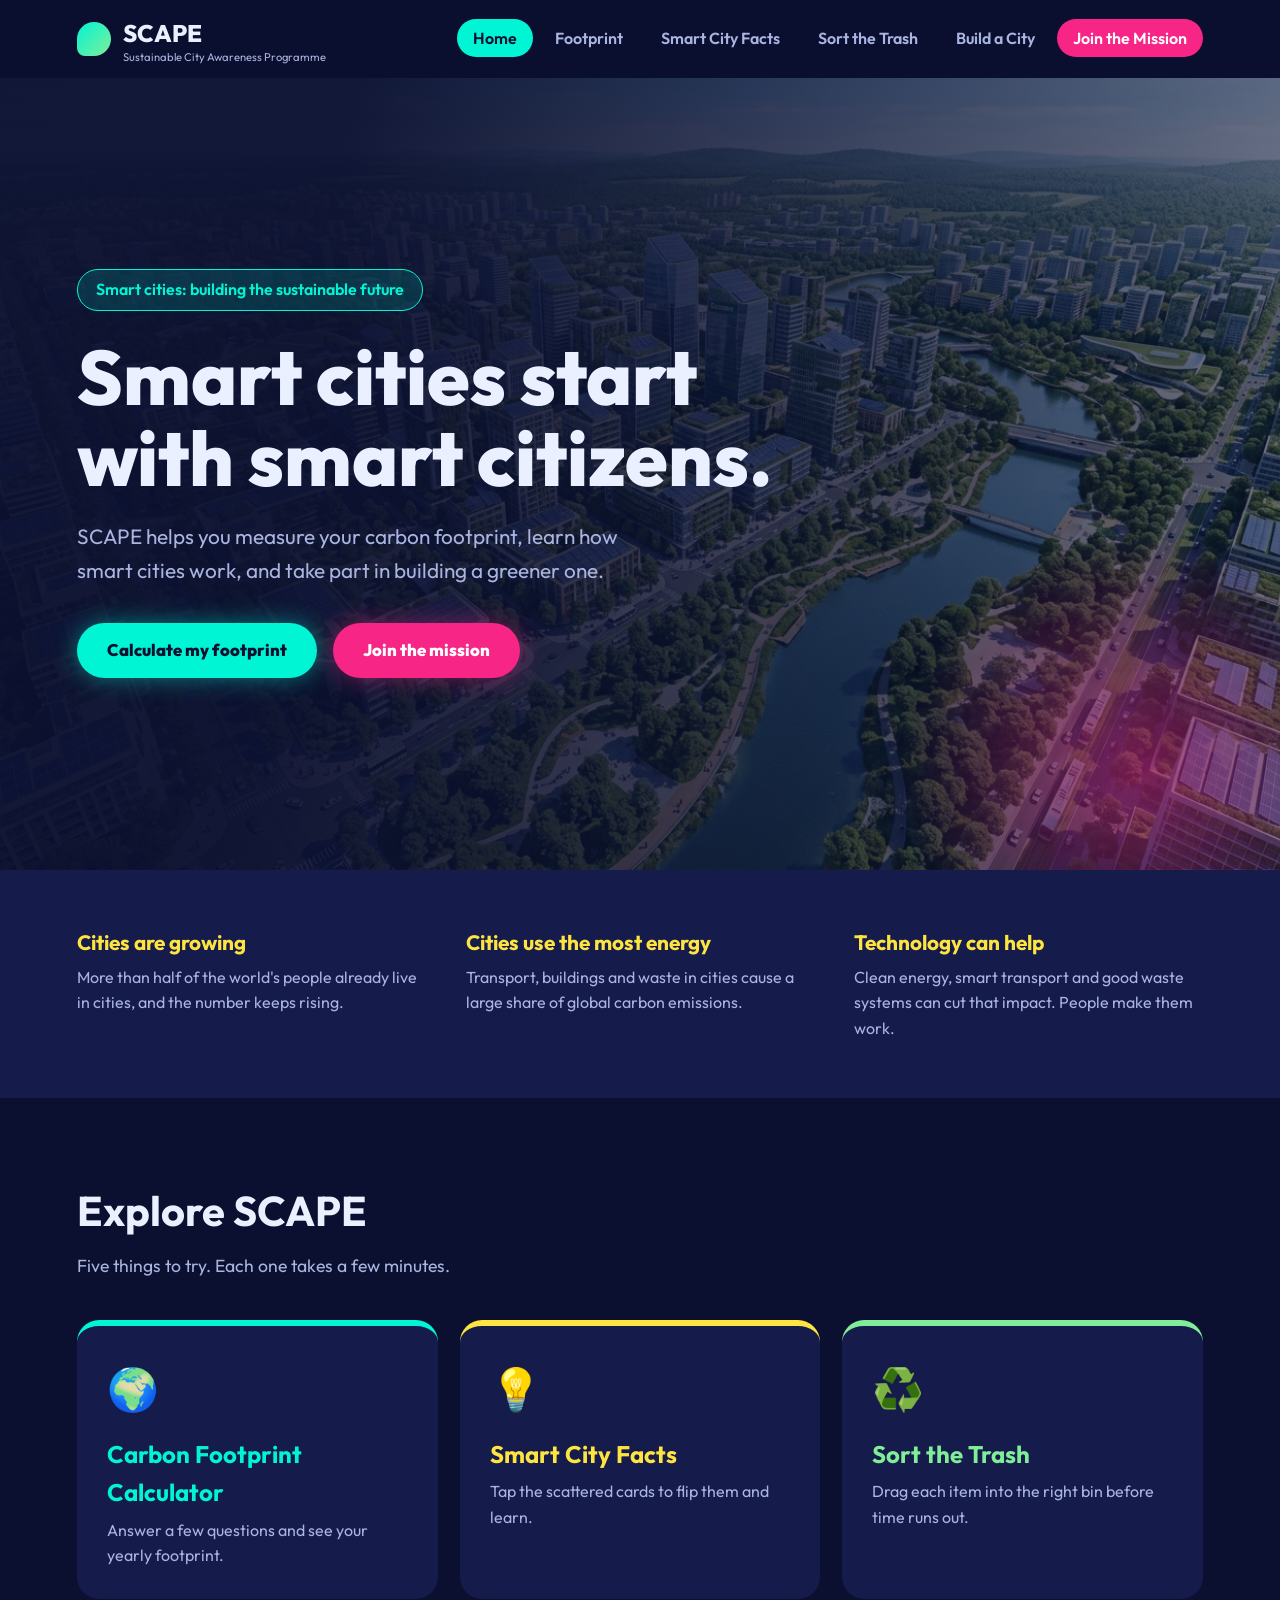
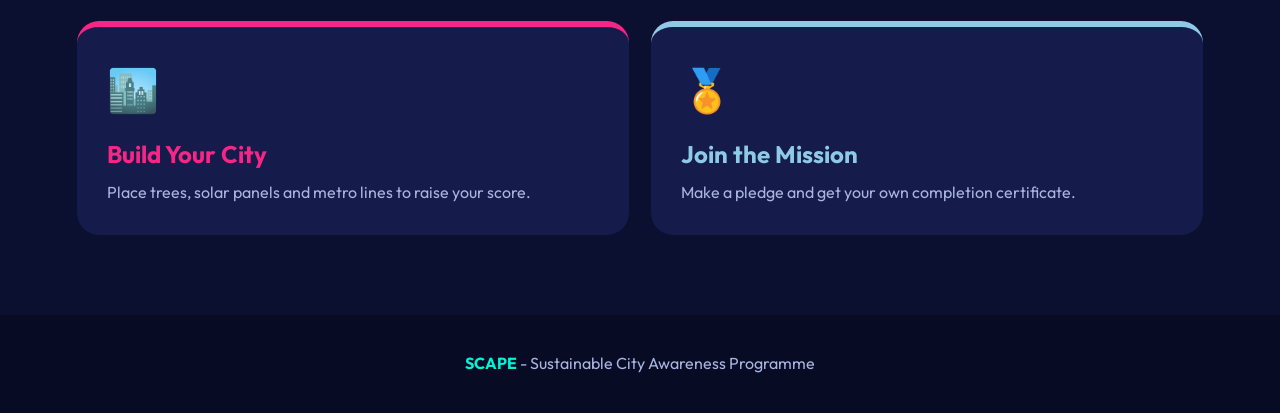
<file: index.html>
<!DOCTYPE html>
<html lang="en">
<head>
  <meta charset="UTF-8">
  <meta name="viewport" content="width=device-width, initial-scale=1">
  <title>SCAPE - Sustainable City Awareness Programme</title>
  <link rel="stylesheet" href="css/style.css">
</head>
<body>

  <nav class="nav">
    <a href="index.html" class="brand">
      <span class="brand-mark"></span>
      <span>SCAPE<small>Sustainable City Awareness Programme</small></span>
    </a>
    <ul>
      <li><a href="index.html">Home</a></li>
      <li><a href="calculator.html">Footprint</a></li>
      <li><a href="facts.html">Smart City Facts</a></li>
      <li><a href="trash.html">Sort the Trash</a></li>
      <li><a href="city.html">Build a City</a></li>
      <li><a href="join.html" class="cta">Join the Mission</a></li>
    </ul>
  </nav>

  <header class="hero">
    <div class="hero-inner">
      <span class="hero-tag">Smart cities: building the sustainable future</span>
      <h1>Smart cities start with smart citizens.</h1>
      <p>SCAPE helps you measure your carbon footprint, learn how smart cities work, and take part in building a greener one.</p>
      <div class="hero-actions">
        <a href="calculator.html" class="btn btn-teal">Calculate my footprint</a>
        <a href="join.html" class="btn btn-pink">Join the mission</a>
      </div>
    </div>
  </header>

  <section class="why">
    <div>
      <h3>Cities are growing</h3>
      <p>More than half of the world's people already live in cities, and the number keeps rising.</p>
    </div>
    <div>
      <h3>Cities use the most energy</h3>
      <p>Transport, buildings and waste in cities cause a large share of global carbon emissions.</p>
    </div>
    <div>
      <h3>Technology can help</h3>
      <p>Clean energy, smart transport and good waste systems can cut that impact. People make them work.</p>
    </div>
  </section>

  <section class="explore">
    <h2>Explore SCAPE</h2>
    <p>Five things to try. Each one takes a few minutes.</p>
    <div class="tiles">
      <a href="calculator.html" class="tile t1">
        <div class="icon">🌍</div>
        <h3>Carbon Footprint Calculator</h3>
        <p>Answer a few questions and see your yearly footprint.</p>
      </a>
      <a href="facts.html" class="tile t2">
        <div class="icon">💡</div>
        <h3>Smart City Facts</h3>
        <p>Tap the scattered cards to flip them and learn.</p>
      </a>
      <a href="trash.html" class="tile t3">
        <div class="icon">♻️</div>
        <h3>Sort the Trash</h3>
        <p>Drag each item into the right bin before time runs out.</p>
      </a>
      <a href="city.html" class="tile t4">
        <div class="icon">🏙️</div>
        <h3>Build Your City</h3>
        <p>Place trees, solar panels and metro lines to raise your score.</p>
      </a>
      <a href="join.html" class="tile t5">
        <div class="icon">🏅</div>
        <h3>Join the Mission</h3>
        <p>Make a pledge and get your own completion certificate.</p>
      </a>
    </div>
  </section>

  <footer class="footer">
    <p><strong>SCAPE</strong> - Sustainable City Awareness Programme</p>
  </footer>

  <script src="js/main.js"></script>
</body>
</html>
</file>
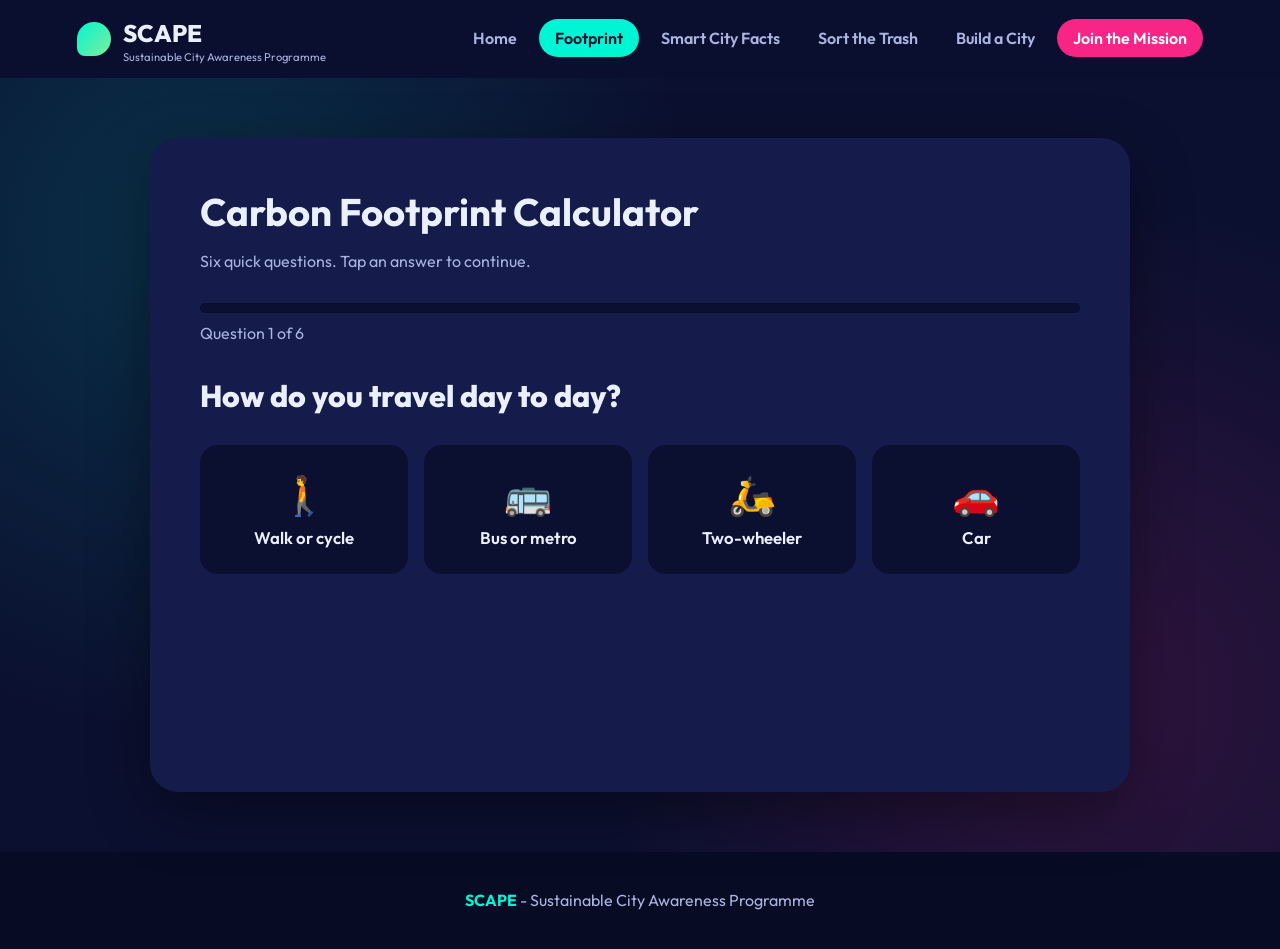
<file: calculator.html>
<!DOCTYPE html>
<html lang="en">
<head>
  <meta charset="UTF-8">
  <meta name="viewport" content="width=device-width, initial-scale=1">
  <title>Carbon Footprint Calculator - SCAPE</title>
  <link rel="stylesheet" href="css/style.css">
  <link rel="stylesheet" href="css/calculator.css">
</head>
<body>

  <nav class="nav">
    <a href="index.html" class="brand">
      <span class="brand-mark"></span>
      <span>SCAPE<small>Sustainable City Awareness Programme</small></span>
    </a>
    <ul>
      <li><a href="index.html">Home</a></li>
      <li><a href="calculator.html">Footprint</a></li>
      <li><a href="facts.html">Smart City Facts</a></li>
      <li><a href="trash.html">Sort the Trash</a></li>
      <li><a href="city.html">Build a City</a></li>
      <li><a href="join.html" class="cta">Join the Mission</a></li>
    </ul>
  </nav>

  <main class="calc-page">
    <div class="calc-card">
      <h1>Carbon Footprint Calculator</h1>
      <p class="sub">Six quick questions. Tap an answer to continue.</p>

      <div class="progress"><span id="bar"></span></div>

      <!-- Questions -->
      <div id="quiz">
        <p class="step-label" id="stepLabel"></p>
        <h2 class="question" id="question"></h2>
        <div class="options" id="options"></div>
        <button class="back-btn" id="backBtn" hidden>Back</button>
      </div>

      <!-- Result -->
      <div class="result" id="result">
        <div class="result-top">
          <div class="gauge">
            <svg viewBox="0 0 240 130">
              <path class="track" d="M 20 120 A 100 100 0 0 1 220 120"/>
              <path class="fill" id="fill" d="M 20 120 A 100 100 0 0 1 220 120"/>
            </svg>
            <div class="gauge-num"><strong id="total">0</strong><span>tonnes of CO₂ per year</span></div>
          </div>
          <div class="verdict">
            <h2 id="label"></h2>
            <p id="msg"></p>
          </div>
        </div>

        <div class="breakdown">
          <h3>Where it comes from</h3>
          <div id="rows"></div>
        </div>

        <div class="tips" id="tipBox"></div>

        <div class="result-actions">
          <a href="facts.html" class="btn btn-teal">Learn more facts</a>
          <a href="join.html" class="btn btn-pink">Join the mission</a>
          <button class="btn btn-ghost" id="retake">Recalculate</button>
        </div>
        <p class="note">This is an estimate based on average values, meant to raise awareness, not an exact measurement.</p>
      </div>
    </div>
  </main>

  <footer class="footer">
    <p><strong>SCAPE</strong> - Sustainable City Awareness Programme</p>
  </footer>

  <script src="js/main.js"></script>
  <script src="js/calculator.js"></script>
</body>
</html>
</file>
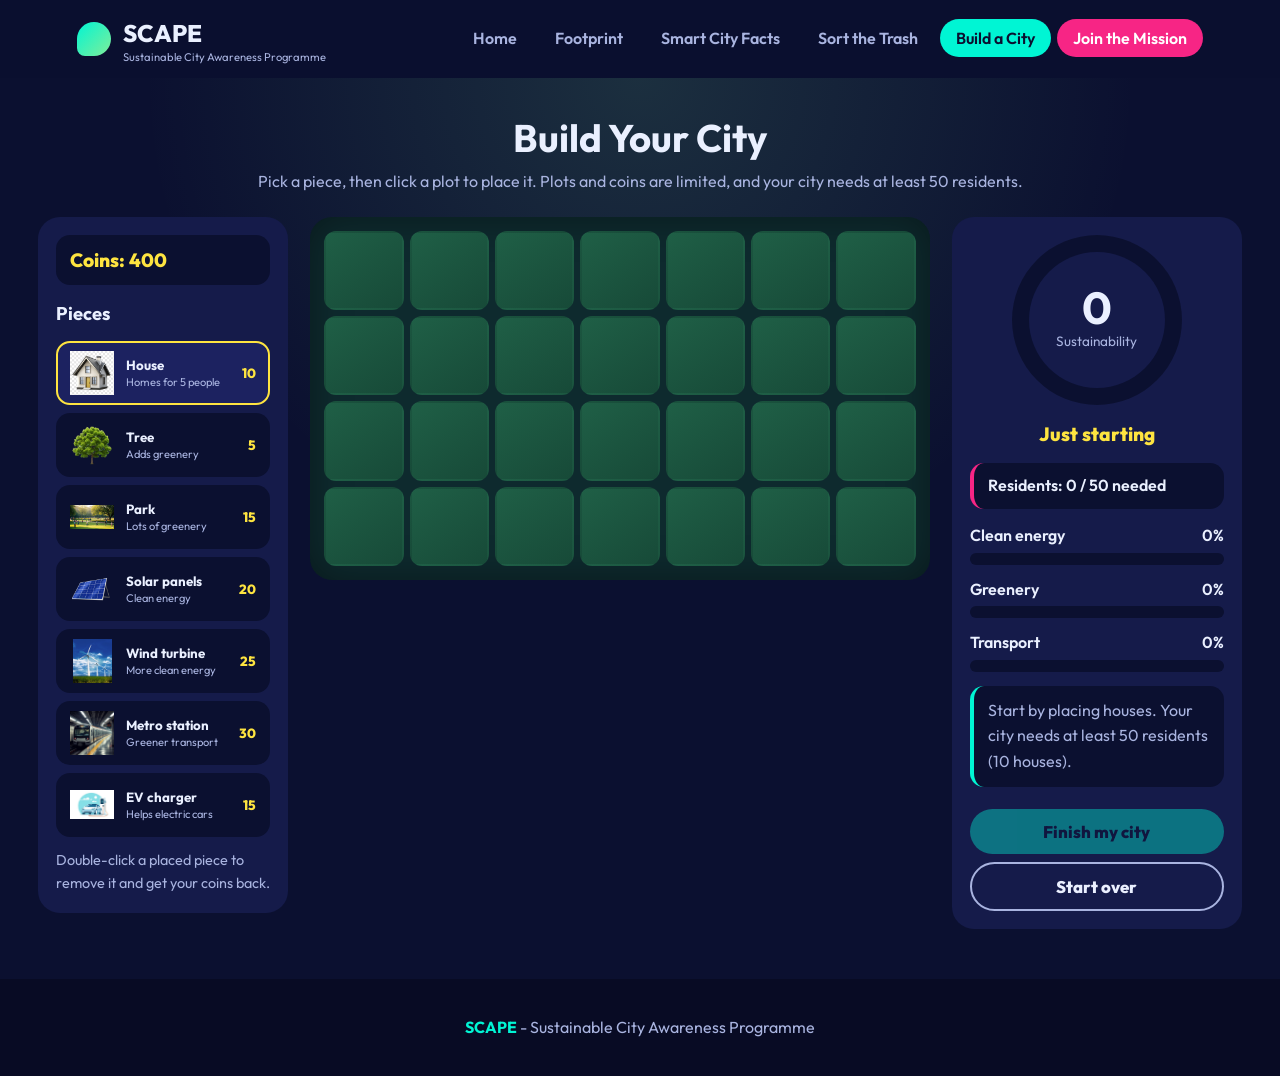
<file: city.html>
<!DOCTYPE html>
<html lang="en">
<head>
  <meta charset="UTF-8">
  <meta name="viewport" content="width=device-width, initial-scale=1">
  <title>Build Your City - SCAPE</title>
  <link rel="stylesheet" href="css/style.css">
  <link rel="stylesheet" href="css/city.css">
</head>
<body>

  <nav class="nav">
    <a href="index.html" class="brand">
      <span class="brand-mark"></span>
      <span>SCAPE<small>Sustainable City Awareness Programme</small></span>
    </a>
    <ul>
      <li><a href="index.html">Home</a></li>
      <li><a href="calculator.html">Footprint</a></li>
      <li><a href="facts.html">Smart City Facts</a></li>
      <li><a href="trash.html">Sort the Trash</a></li>
      <li><a href="city.html">Build a City</a></li>
      <li><a href="join.html" class="cta">Join the Mission</a></li>
    </ul>
  </nav>

  <main class="builder">
    <div class="builder-head">
      <h1>Build Your City</h1>
      <p>Pick a piece, then click a plot to place it. Plots and coins are limited, and your city needs at least 50 residents.</p>
    </div>

    <div class="layout">
      <aside class="toolbox">
        <div class="coins" id="coins">Coins: 400</div>
        <h3>Pieces</h3>
        <div id="tools"></div>
        <p class="tip-note">Double-click a placed piece to remove it and get your coins back.</p>
      </aside>

      <section class="board" id="board"></section>

      <aside class="stats">
        <div class="ring" id="ring"><div><strong id="score">0</strong><span>Sustainability</span></div></div>
        <div class="rating" id="rating">Just starting</div>
        <div class="people" id="people">Residents: 0 / 50 needed</div>

        <div class="meter"><div class="top"><span>Clean energy</span><span id="energyVal">0%</span></div><div class="track"><i id="energyBar"></i></div></div>
        <div class="meter"><div class="top"><span>Greenery</span><span id="greenVal">0%</span></div><div class="track"><i id="greenBar"></i></div></div>
        <div class="meter"><div class="top"><span>Transport</span><span id="moveVal">0%</span></div><div class="track"><i id="moveBar"></i></div></div>

        <div class="hint" id="hint"></div>
        <button class="btn btn-teal" id="finishBtn">Finish my city</button>
        <button class="btn btn-ghost" id="resetBtn">Start over</button>
      </aside>
    </div>

    <!-- Result -->
    <div class="overlay hide" id="endScreen">
      <div class="panel">
        <h2 id="endTitle"></h2>
        <div class="big" id="endScore">0</div>
        <p>Sustainability score out of 100</p>
        <p id="endStats"></p>
        <div class="row">
          <button class="btn btn-ghost" id="keepBtn">Keep building</button>
          <a href="join.html" class="btn btn-pink">Join the mission</a>
        </div>
      </div>
    </div>
  </main>

  <footer class="footer">
    <p><strong>SCAPE</strong> - Sustainable City Awareness Programme</p>
  </footer>

  <script src="js/main.js"></script>
  <script src="js/city.js"></script>
</body>
</html>
</file>
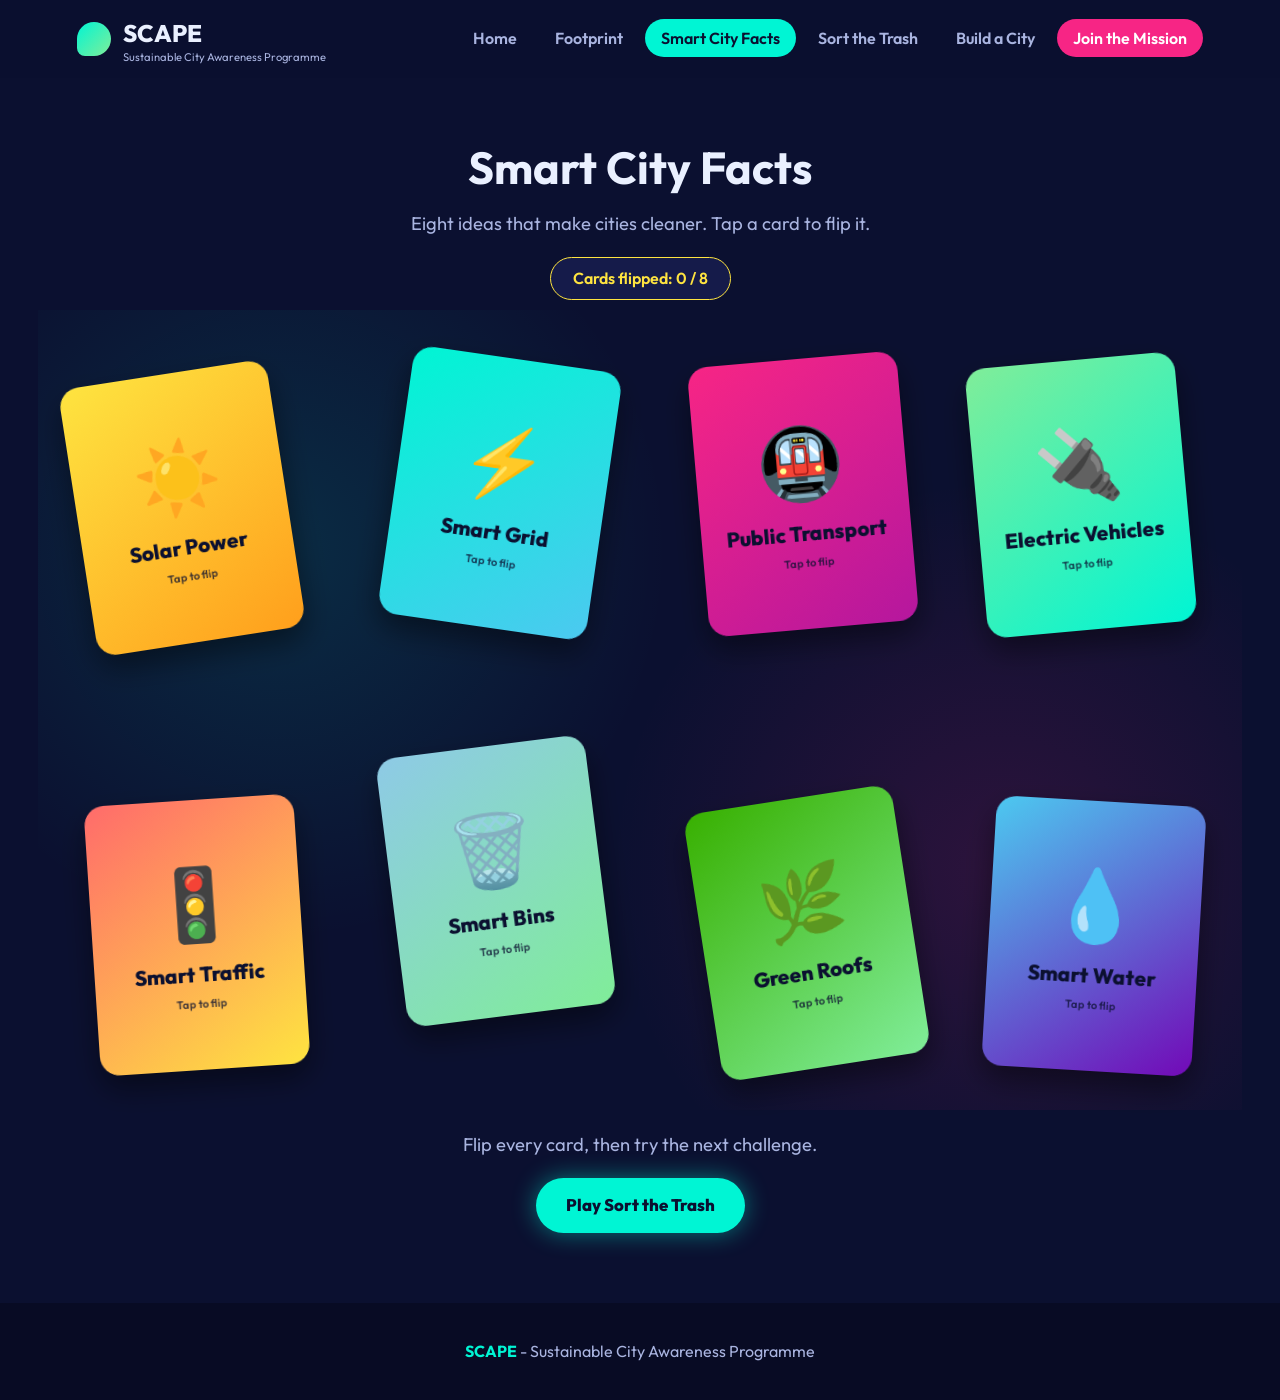
<file: facts.html>
<!DOCTYPE html>
<html lang="en">
<head>
  <meta charset="UTF-8">
  <meta name="viewport" content="width=device-width, initial-scale=1">
  <title>Smart City Facts - SCAPE</title>
  <link rel="stylesheet" href="css/style.css">
  <link rel="stylesheet" href="css/facts.css">
</head>
<body>

  <nav class="nav">
    <a href="index.html" class="brand">
      <span class="brand-mark"></span>
      <span>SCAPE<small>Sustainable City Awareness Programme</small></span>
    </a>
    <ul>
      <li><a href="index.html">Home</a></li>
      <li><a href="calculator.html">Footprint</a></li>
      <li><a href="facts.html">Smart City Facts</a></li>
      <li><a href="trash.html">Sort the Trash</a></li>
      <li><a href="city.html">Build a City</a></li>
      <li><a href="join.html" class="cta">Join the Mission</a></li>
    </ul>
  </nav>

  <header class="facts-head">
    <h1>Smart City Facts</h1>
    <p>Eight ideas that make cities cleaner. Tap a card to flip it.</p>
    <span class="counter" id="counter">Cards flipped: 0 / 8</span>
  </header>

  <main class="stage" id="stage"></main>

  <section class="facts-end" id="end">
    <p id="endText">Flip every card, then try the next challenge.</p>
    <a href="trash.html" class="btn btn-teal">Play Sort the Trash</a>
  </section>

  <footer class="footer">
    <p><strong>SCAPE</strong> - Sustainable City Awareness Programme</p>
  </footer>

  <script src="js/main.js"></script>
  <script src="js/facts.js"></script>
</body>
</html>
</file>
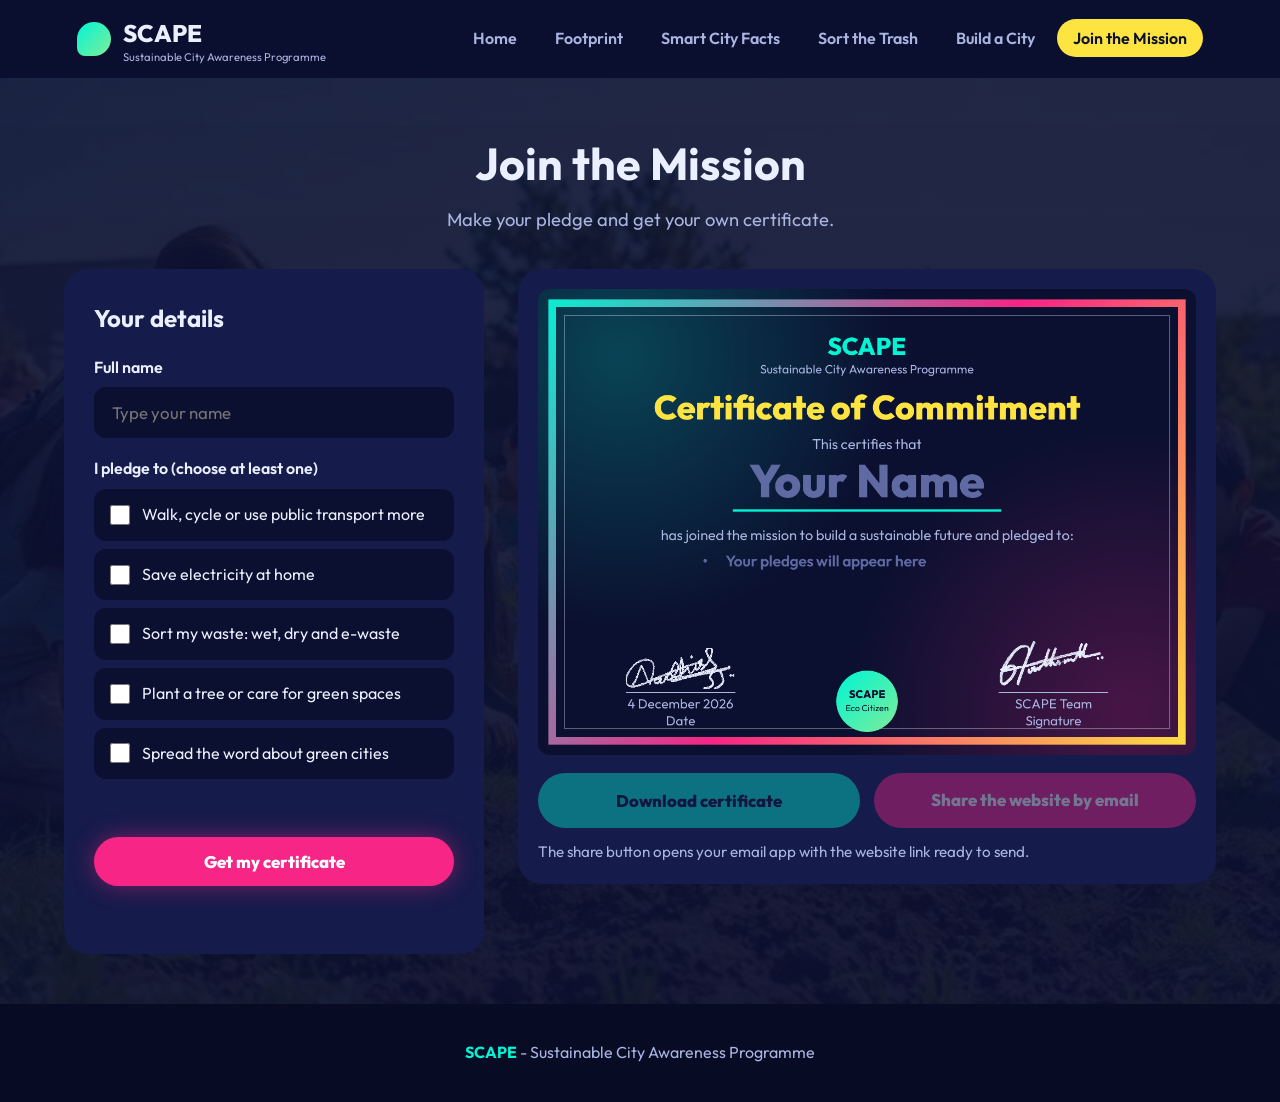
<file: join.html>
<!DOCTYPE html>
<html lang="en">
<head>
  <meta charset="UTF-8">
  <meta name="viewport" content="width=device-width, initial-scale=1">
  <title>Join the Mission - SCAPE</title>
  <link rel="stylesheet" href="css/style.css">
  <link rel="stylesheet" href="css/join.css">
</head>
<body>

  <nav class="nav">
    <a href="index.html" class="brand">
      <span class="brand-mark"></span>
      <span>SCAPE<small>Sustainable City Awareness Programme</small></span>
    </a>
    <ul>
      <li><a href="index.html">Home</a></li>
      <li><a href="calculator.html">Footprint</a></li>
      <li><a href="facts.html">Smart City Facts</a></li>
      <li><a href="trash.html">Sort the Trash</a></li>
      <li><a href="city.html">Build a City</a></li>
      <li><a href="join.html" class="cta">Join the Mission</a></li>
    </ul>
  </nav>

  <main class="join">
    <div class="join-head">
      <h1>Join the Mission</h1>
      <p>Make your pledge and get your own certificate.</p>
    </div>

    <div class="join-grid">
      <form class="form-card" id="pledgeForm" novalidate>
        <h2>Your details</h2>
        <div class="field">
          <label for="fullName">Full name</label>
          <input type="text" id="fullName" placeholder="Type your name" maxlength="40" autocomplete="name">
        </div>

        <fieldset class="pledges">
          <legend>I pledge to (choose at least one)</legend>
          <div id="pledgeList"></div>
        </fieldset>

        <p class="error" id="error" role="alert"></p>
        <button type="submit" class="btn btn-pink">Get my certificate</button>
        <p class="thanks" id="thanks"></p>
      </form>

      <section class="cert-card">
        <canvas id="cert" width="1200" height="850"></canvas>
        <div class="cert-actions">
          <button class="btn btn-teal" id="downloadBtn" disabled>Download certificate</button>
          <a class="btn btn-pink off" id="shareBtn" href="#">Share the website by email</a>
        </div>
        <p class="cert-note">The share button opens your email app with the website link ready to send.</p>
      </section>
    </div>
  </main>

  <footer class="footer">
    <p><strong>SCAPE</strong> - Sustainable City Awareness Programme</p>
  </footer>

  <script src="js/main.js"></script>
  <script src="js/join.js"></script>
</body>
</html>
</file>
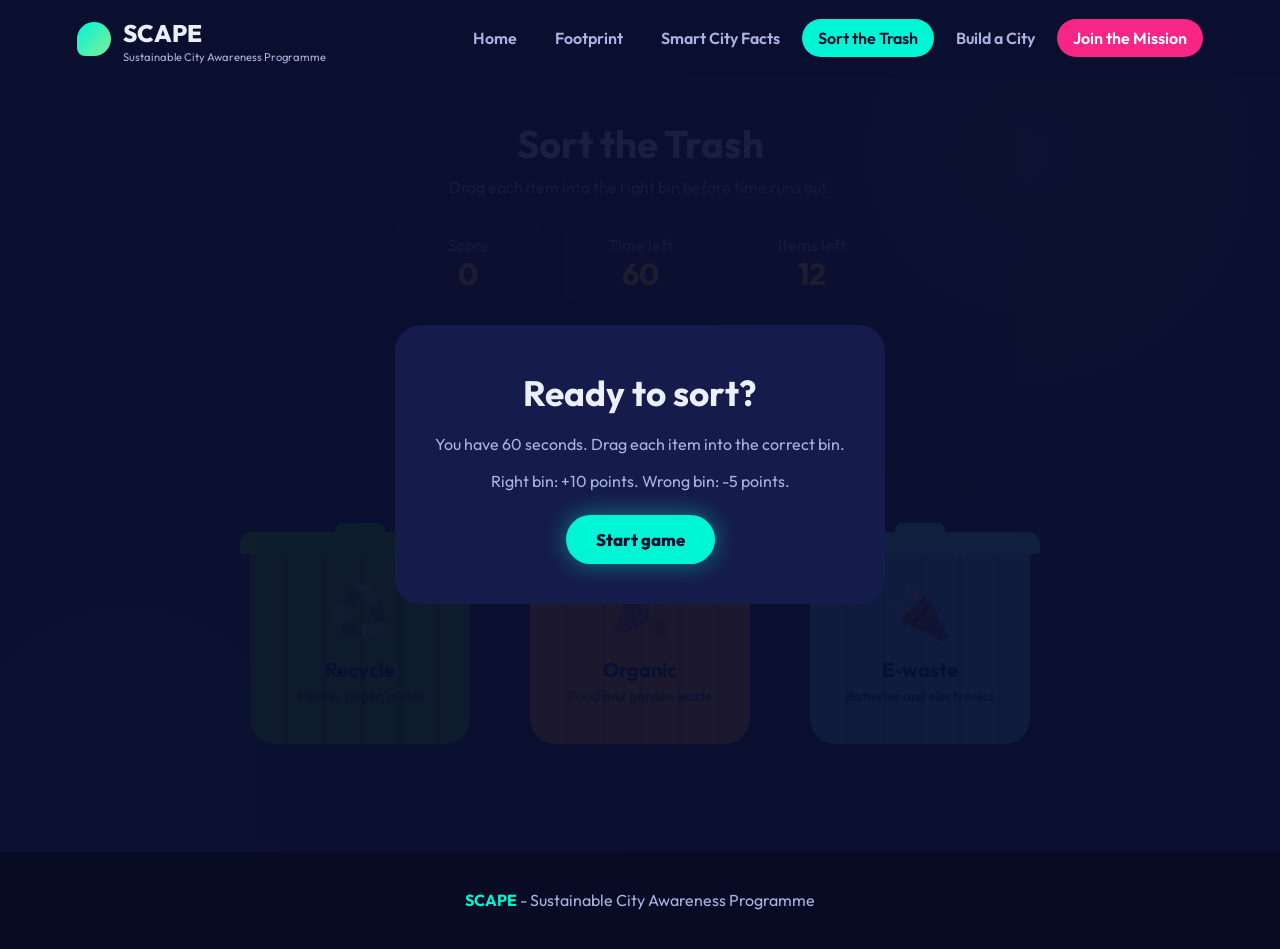
<file: trash.html>
<!DOCTYPE html>
<html lang="en">
<head>
  <meta charset="UTF-8">
  <meta name="viewport" content="width=device-width, initial-scale=1">
  <title>Sort the Trash - SCAPE</title>
  <link rel="stylesheet" href="css/style.css">
  <link rel="stylesheet" href="css/trash.css">
</head>
<body>

  <nav class="nav">
    <a href="index.html" class="brand">
      <span class="brand-mark"></span>
      <span>SCAPE<small>Sustainable City Awareness Programme</small></span>
    </a>
    <ul>
      <li><a href="index.html">Home</a></li>
      <li><a href="calculator.html">Footprint</a></li>
      <li><a href="facts.html">Smart City Facts</a></li>
      <li><a href="trash.html">Sort the Trash</a></li>
      <li><a href="city.html">Build a City</a></li>
      <li><a href="join.html" class="cta">Join the Mission</a></li>
    </ul>
  </nav>

  <main class="game">
    <h1>Sort the Trash</h1>
    <p class="sub">Drag each item into the right bin before time runs out.</p>

    <div class="hud">
      <div>Score<strong id="score">0</strong></div>
      <div class="time" id="timeBox">Time left<strong id="time">60</strong></div>
      <div>Items left<strong id="left">12</strong></div>
    </div>

    <div class="tray" id="tray"></div>

    <div class="bins">
      <div class="bin" data-bin="recycle">
        <div class="lid"></div>
        <div class="body"><span class="ic">♻️</span><b>Recycle</b><small>Plastic, paper, metal</small></div>
      </div>
      <div class="bin organic" data-bin="organic">
        <div class="lid"></div>
        <div class="body"><span class="ic">🍂</span><b>Organic</b><small>Food and garden waste</small></div>
      </div>
      <div class="bin ewaste" data-bin="ewaste">
        <div class="lid"></div>
        <div class="body"><span class="ic">🔌</span><b>E-waste</b><small>Batteries and electronics</small></div>
      </div>
    </div>

    <!-- Start screen -->
    <div class="overlay" id="startScreen">
      <div class="panel">
        <h2>Ready to sort?</h2>
        <p>You have 60 seconds. Drag each item into the correct bin.</p>
        <p>Right bin: +10 points. Wrong bin: -5 points.</p>
        <div class="row"><button class="btn btn-teal" id="startBtn">Start game</button></div>
      </div>
    </div>

    <!-- End screen -->
    <div class="overlay hide" id="endScreen">
      <div class="panel">
        <h2 id="endTitle"></h2>
        <div class="big" id="endScore">0</div>
        <p id="endStats"></p>
        <p>Batteries and old phones should never go in regular bins. They hold materials that harm soil and water.</p>
        <div class="row">
          <button class="btn btn-ghost" id="againBtn">Play again</button>
          <a href="city.html" class="btn btn-pink">Build your city</a>
        </div>
      </div>
    </div>
  </main>

  <footer class="footer">
    <p><strong>SCAPE</strong> - Sustainable City Awareness Programme</p>
  </footer>

  <script src="js/main.js"></script>
  <script src="js/trash.js"></script>
</body>
</html>
</file>
<file: css/style.css>
/* ===== SCAPE shared styles ===== */
@import url("https://fonts.googleapis.com/css2?family=Outfit:wght@400;600;800&display=swap");

:root {
  --navy: #0b1030;
  --navy-2: #151b4a;
  --teal: #00f5d4;
  --magenta: #f72585;
  --yellow: #fee440;
  --green: #80ed99;
  --text: #eaf0ff;
  --muted: #a9b4e0;
}

* { box-sizing: border-box; margin: 0; padding: 0; }
html { scroll-behavior: smooth; }

body {
  font-family: "Outfit", "Segoe UI", Tahoma, sans-serif;
  background: var(--navy);
  color: var(--text);
  line-height: 1.6;
}

a { color: inherit; text-decoration: none; }
img { max-width: 100%; display: block; }

a:focus-visible, button:focus-visible {
  outline: 3px solid var(--yellow);
  outline-offset: 3px;
}

/* ===== Navbar ===== */
.nav {
  position: sticky;
  top: 0;
  z-index: 50;
  display: flex;
  align-items: center;
  justify-content: space-between;
  padding: 14px 6vw;
  background: rgba(11, 16, 48, 0.85);
  backdrop-filter: blur(10px);
  transition: box-shadow 0.3s;
}
.nav.scrolled { box-shadow: 0 6px 24px rgba(0, 0, 0, 0.45); }

.brand { display: flex; align-items: center; gap: 12px; font-weight: 800; font-size: 1.5rem; }
.brand-mark {
  width: 34px; height: 34px; border-radius: 50% 50% 50% 8px;
  background: linear-gradient(135deg, var(--teal), var(--green));
}
.brand small { display: block; font-size: 0.7rem; font-weight: 400; color: var(--muted); line-height: 1; }

.nav ul { display: flex; gap: 6px; list-style: none; }
.nav ul a {
  padding: 9px 16px;
  border-radius: 30px;
  font-weight: 600;
  color: var(--muted);
  transition: background 0.25s, color 0.25s;
}
.nav ul a:hover { color: var(--text); background: var(--navy-2); }
.nav ul a.active { color: var(--navy); background: var(--teal); }
.nav ul a.cta { background: var(--magenta); color: #fff; }
.nav ul a.cta.active { background: var(--yellow); color: var(--navy); }

/* ===== Buttons ===== */
.btn {
  display: inline-block;
  padding: 14px 30px;
  border-radius: 40px;
  font-weight: 800;
  font-size: 1.05rem;
  border: none;
  cursor: pointer;
  font-family: inherit;
  transition: transform 0.2s, box-shadow 0.2s;
}
.btn:hover { transform: translateY(-3px); }
.btn-teal { background: var(--teal); color: var(--navy); box-shadow: 0 0 24px rgba(0, 245, 212, 0.45); }
.btn-pink { background: var(--magenta); color: #fff; box-shadow: 0 0 24px rgba(247, 37, 133, 0.45); }

/* ===== Footer ===== */
.footer {
  padding: 36px 6vw;
  text-align: center;
  color: var(--muted);
  background: #080b24;
}
.footer strong { color: var(--teal); }

/* ===== Home: hero ===== */
.hero {
  position: relative;
  min-height: 88vh;
  display: flex;
  align-items: center;
  padding: 0 6vw;
  overflow: hidden;
  background:
    linear-gradient(100deg, rgba(11, 16, 48, 0.96) 25%, rgba(11, 16, 48, 0.55) 100%),
    url("../images/hero.jpg") center / cover no-repeat,
    linear-gradient(135deg, #0b1030, #1d2a6b);
}
.hero::after {
  content: "";
  position: absolute;
  right: -120px; bottom: -160px;
  width: 520px; height: 520px;
  border-radius: 50%;
  background: radial-gradient(circle, rgba(247, 37, 133, 0.45), transparent 65%);
  pointer-events: none;
}
.hero-inner { position: relative; z-index: 1; max-width: 760px; }

.hero-tag {
  display: inline-block;
  padding: 7px 18px;
  border-radius: 30px;
  background: rgba(0, 245, 212, 0.14);
  border: 1px solid var(--teal);
  color: var(--teal);
  font-weight: 600;
  margin-bottom: 26px;
}
.hero h1 {
  font-size: clamp(2.8rem, 6vw, 5.4rem);
  font-weight: 800;
  line-height: 1.05;
  margin-bottom: 22px;
}
.hero p { font-size: 1.3rem; color: var(--muted); max-width: 580px; margin-bottom: 36px; }
.hero-actions { display: flex; gap: 16px; flex-wrap: wrap; }

/* One orchestrated entrance on load */
.hero-inner > * { animation: rise 0.8s ease both; }
.hero-inner > :nth-child(2) { animation-delay: 0.15s; }
.hero-inner > :nth-child(3) { animation-delay: 0.3s; }
.hero-inner > :nth-child(4) { animation-delay: 0.45s; }
@keyframes rise { from { opacity: 0; transform: translateY(28px); } to { opacity: 1; transform: none; } }

/* ===== Home: why strip ===== */
.why {
  display: flex;
  gap: 40px;
  padding: 56px 6vw;
  background: var(--navy-2);
}
.why div { flex: 1; }
.why h3 { color: var(--yellow); font-size: 1.3rem; margin-bottom: 6px; }
.why p { color: var(--muted); }

/* ===== Home: explore tiles ===== */
.explore { padding: 80px 6vw; }
.explore h2 { font-size: 2.6rem; margin-bottom: 8px; }
.explore > p { color: var(--muted); margin-bottom: 40px; font-size: 1.1rem; }

.tiles { display: grid; grid-template-columns: repeat(6, 1fr); gap: 22px; }
.tile {
  --c: var(--teal);
  grid-column: span 2;
  padding: 30px;
  border-radius: 22px;
  background: var(--navy-2);
  border-top: 6px solid var(--c);
  transition: transform 0.25s, box-shadow 0.25s;
}
.tile:nth-child(4), .tile:nth-child(5) { grid-column: span 3; }
.tile:hover { transform: translateY(-6px); box-shadow: 0 14px 34px color-mix(in srgb, var(--c) 35%, transparent); }
.tile .icon { font-size: 2.6rem; margin-bottom: 12px; }
.tile h3 { font-size: 1.5rem; margin-bottom: 6px; color: var(--c); }
.tile p { color: var(--muted); }

.tile.t1 { --c: var(--teal); }
.tile.t2 { --c: var(--yellow); }
.tile.t3 { --c: var(--green); }
.tile.t4 { --c: var(--magenta); }
.tile.t5 { --c: #8ecae6; }

@media (prefers-reduced-motion: reduce) {
  * { animation: none !important; transition: none !important; }
}
</file>
<file: css/calculator.css>
/* ===== Calculator page ===== */
.calc-page {
  min-height: 86vh;
  padding: 60px 6vw;
  display: flex;
  justify-content: center;
  background:
    radial-gradient(circle at 15% 20%, rgba(0, 245, 212, 0.14), transparent 40%),
    radial-gradient(circle at 85% 80%, rgba(247, 37, 133, 0.16), transparent 40%),
    var(--navy);
}
.calc-card {
  width: 100%;
  max-width: 980px;
  padding: 44px 50px;
  border-radius: 28px;
  background: var(--navy-2);
  box-shadow: 0 20px 60px rgba(0, 0, 0, 0.4);
}
.calc-card h1 { font-size: 2.4rem; margin-bottom: 6px; }
.calc-card .sub { color: var(--muted); margin-bottom: 28px; }

.progress { height: 10px; border-radius: 10px; background: #0b1030; overflow: hidden; margin-bottom: 8px; }
.progress span {
  display: block; height: 100%; width: 0;
  background: linear-gradient(90deg, var(--teal), var(--yellow), var(--magenta));
  transition: width 0.4s ease;
}
.step-label { color: var(--muted); margin-bottom: 26px; }

.question { font-size: 1.9rem; font-weight: 800; margin-bottom: 24px; }
.options { display: grid; grid-template-columns: repeat(auto-fit, minmax(190px, 1fr)); gap: 16px; }
.option {
  padding: 24px 16px;
  border: 2px solid transparent;
  border-radius: 18px;
  background: #0b1030;
  color: var(--text);
  font-family: inherit;
  font-size: 1.05rem;
  font-weight: 600;
  cursor: pointer;
  transition: transform 0.2s, border-color 0.2s, box-shadow 0.2s;
}
.option .emoji { display: block; font-size: 2.4rem; margin-bottom: 8px; }
.option small { display: block; color: var(--muted); font-weight: 400; margin-top: 4px; }
.option:hover { transform: translateY(-4px); border-color: var(--teal); box-shadow: 0 0 22px rgba(0, 245, 212, 0.35); }
.option.picked { border-color: var(--yellow); background: #1c2260; }

.back-btn {
  margin-top: 26px;
  background: none; border: none;
  color: var(--muted); font-family: inherit; font-size: 1rem; cursor: pointer;
}
.back-btn:hover { color: var(--text); }
.back-btn[hidden] { display: none; }

/* ===== Result ===== */
.result { display: none; }
.result.show { display: block; }
.result-top { display: flex; gap: 40px; align-items: center; flex-wrap: wrap; margin-bottom: 30px; }

.gauge { position: relative; width: 300px; }
.gauge svg { width: 100%; display: block; }
.gauge .track { fill: none; stroke: #0b1030; stroke-width: 22; stroke-linecap: round; }
.gauge .fill {
  fill: none; stroke: var(--teal); stroke-width: 22; stroke-linecap: round;
  stroke-dasharray: 314; stroke-dashoffset: 314;
  transition: stroke-dashoffset 1.6s cubic-bezier(0.2, 0.8, 0.2, 1), stroke 0.4s;
}
.gauge-num { position: absolute; left: 0; right: 0; bottom: 0; text-align: center; }
.gauge-num strong { font-size: 3rem; line-height: 1; }
.gauge-num span { display: block; color: var(--muted); }

.verdict h2 { font-size: 2.2rem; margin-bottom: 6px; }
.verdict p { color: var(--muted); max-width: 420px; }

.breakdown { margin-bottom: 30px; }
.breakdown h3, .tips h3 { margin-bottom: 14px; font-size: 1.3rem; }
.bar-row { display: grid; grid-template-columns: 130px 1fr 80px; gap: 14px; align-items: center; margin-bottom: 10px; }
.bar-row .bar { height: 14px; border-radius: 10px; background: #0b1030; overflow: hidden; }
.bar-row .bar i { display: block; height: 100%; width: 0; border-radius: 10px; transition: width 1.2s ease; }
.bar-row em { font-style: normal; color: var(--muted); text-align: right; }

.tips { padding: 24px 28px; border-radius: 18px; background: #0b1030; margin-bottom: 28px; }
.tips p { margin-bottom: 8px; }
.note { color: var(--muted); font-size: 0.9rem; margin-top: 20px; }
.result-actions { display: flex; gap: 14px; flex-wrap: wrap; }
.btn-ghost { background: transparent; color: var(--text); border: 2px solid var(--muted); }
</file>
<file: css/city.css>
/* ===== Build Your City ===== */
@property --p { syntax: "<number>"; inherits: false; initial-value: 0; }

.builder { padding: 30px 3vw 50px; background: radial-gradient(circle at 50% 0%, rgba(128, 237, 153, 0.14), transparent 45%), var(--navy); min-height: 86vh; }
.builder-head { text-align: center; margin-bottom: 22px; }
.builder-head h1 { font-size: 2.4rem; }
.builder-head p { color: var(--muted); }

.layout { display: grid; grid-template-columns: 250px 1fr 290px; gap: 22px; align-items: start; }

/* Toolbox */
.toolbox, .stats { padding: 18px; border-radius: 22px; background: var(--navy-2); }
.toolbox h3, .stats h3 { margin-bottom: 12px; font-size: 1.15rem; }
.coins { padding: 10px 14px; margin-bottom: 14px; border-radius: 14px; background: #0b1030; color: var(--yellow); font-weight: 800; font-size: 1.2rem; transition: transform 0.2s, color 0.2s; }
.coins.flash { color: var(--magenta); transform: scale(1.08); }

.tool {
  display: flex; align-items: center; gap: 12px; width: 100%;
  padding: 8px 12px; margin-bottom: 8px;
  border-radius: 14px; border: 2px solid transparent;
  background: #0b1030; color: var(--text);
  font-family: inherit; text-align: left; cursor: pointer;
  transition: border-color 0.2s, transform 0.2s;
}
.tool:hover { transform: translateX(4px); }
.tool.active { border-color: var(--yellow); background: #1c2260; }
.tool .pic { flex: none; width: 44px; height: 44px; overflow: hidden; display: grid; place-items: center; font-size: 2rem; }
.tool .pic img { width: 44px; height: 44px; object-fit: contain; }
.tool b { display: block; }
.tool small { color: var(--muted); }
.tool .cost { margin-left: auto; color: var(--yellow); font-weight: 800; }

/* Board */
.board { display: grid; grid-template-columns: repeat(7, minmax(0, 1fr)); gap: 6px; padding: 14px; border-radius: 22px; background: #0e2a2e; box-shadow: inset 0 0 40px rgba(0, 0, 0, 0.4); }
.cell {
  position: relative;
  aspect-ratio: 1;
  min-width: 0; min-height: 0; overflow: hidden;
  display: flex; align-items: center; justify-content: center;
  border-radius: 12px; border: 2px solid transparent; cursor: pointer;
  background: linear-gradient(145deg, #1f5f46, #174a38);
  font-size: 2.1rem; line-height: 1; padding: 0;
  transition: filter 0.2s, transform 0.2s;
}
.cell.armed { border-color: var(--magenta); }
.cell:hover { filter: brightness(1.35); }
.cell img { position: absolute; inset: 6px; width: calc(100% - 12px); height: calc(100% - 12px); object-fit: contain; pointer-events: none; }
.cell.placed > * { animation: pop 0.35s ease; }
.cell.nope { animation: shake 0.35s; }
@keyframes pop { from { transform: scale(0.2); } 60% { transform: scale(1.2); } to { transform: scale(1); } }
@keyframes shake { 25% { transform: translateX(-6px); } 50% { transform: translateX(6px); } 75% { transform: translateX(-3px); } }

/* Stats */
.ring {
  --p: 0;
  width: 170px; height: 170px; margin: 0 auto 14px;
  display: grid; place-items: center; border-radius: 50%;
  background: conic-gradient(var(--green) calc(var(--p) * 1%), #0b1030 0);
  transition: --p 0.8s ease;
}
.ring div { width: 136px; height: 136px; display: grid; place-content: center; text-align: center; border-radius: 50%; background: var(--navy-2); }
.ring strong { font-size: 2.8rem; line-height: 1; }
.ring span { color: var(--muted); font-size: 0.85rem; }
.rating { text-align: center; font-weight: 800; font-size: 1.2rem; color: var(--yellow); margin-bottom: 14px; }

.meter { margin-bottom: 12px; }
.meter .top { display: flex; justify-content: space-between; font-weight: 600; margin-bottom: 4px; }
.meter .track { height: 12px; border-radius: 10px; background: #0b1030; overflow: hidden; }
.meter .track i { display: block; height: 100%; width: 0; border-radius: 10px; transition: width 0.5s; }
.people { padding: 10px 14px; margin-bottom: 14px; border-radius: 14px; background: #0b1030; font-weight: 600; border-left: 4px solid var(--magenta); }
.people.ok { border-left-color: var(--green); color: var(--green); }
.stats .btn.off { opacity: 0.4; cursor: not-allowed; box-shadow: none; }
.hint.nope { animation: shake 0.35s; border-left-color: var(--magenta); }
.hint { margin: 14px 0; padding: 12px 14px; border-radius: 14px; background: #0b1030; color: var(--muted); border-left: 4px solid var(--teal); min-height: 70px; }
.stats .btn { width: 100%; margin-top: 8px; padding: 12px; }
.btn-ghost { background: transparent; color: var(--text); border: 2px solid var(--muted); }

/* End modal */
.overlay { position: fixed; inset: 0; z-index: 80; display: flex; align-items: center; justify-content: center; background: rgba(11, 16, 48, 0.92); }
.overlay.hide { display: none; }
.panel { max-width: 520px; padding: 40px; text-align: center; border-radius: 26px; background: var(--navy-2); }
.panel h2 { font-size: 2.2rem; margin-bottom: 6px; }
.panel .big { font-size: 4.2rem; font-weight: 800; color: var(--green); line-height: 1; margin: 8px 0; }
.panel p { color: var(--muted); margin-bottom: 10px; }
.panel .row { display: flex; gap: 14px; justify-content: center; flex-wrap: wrap; margin-top: 20px; }

.tip-note { margin-top: 12px; color: var(--muted); font-size: 0.9rem; }
</file>
<file: css/facts.css>
/* ===== Facts page ===== */
.facts-head { padding: 54px 6vw 10px; text-align: center; }
.facts-head h1 { font-size: 2.8rem; margin-bottom: 6px; }
.facts-head p { color: var(--muted); font-size: 1.15rem; }
.counter {
  display: inline-block; margin-top: 18px; padding: 8px 22px;
  border-radius: 30px; background: var(--navy-2);
  border: 1px solid var(--yellow); color: var(--yellow); font-weight: 600;
}

/* The area where the cards are scattered */
.stage {
  position: relative;
  height: 800px;
  margin: 0 3vw;
  background:
    radial-gradient(circle at 20% 30%, rgba(0, 245, 212, 0.12), transparent 35%),
    radial-gradient(circle at 80% 70%, rgba(247, 37, 133, 0.14), transparent 35%);
}

.card {
  --r: 0deg;
  position: absolute;
  left: 50%; top: 50%;
  width: 210px; height: 270px;
  margin: -135px 0 0 -105px;
  perspective: 900px;
  padding: 0; border: none; background: none;
  cursor: pointer;
  font-family: inherit; color: inherit;
  transform: rotate(var(--r));
  opacity: 0;
  transition: left 1s cubic-bezier(0.2, 0.9, 0.3, 1), top 1s cubic-bezier(0.2, 0.9, 0.3, 1), opacity 0.6s;
  animation: float 5s ease-in-out infinite;
}
.card.placed { opacity: 1; }
.card:hover, .card.open { animation-play-state: paused; z-index: 10; }

@keyframes float {
  0%, 100% { transform: rotate(var(--r)) translateY(0); }
  50% { transform: rotate(var(--r)) translateY(-12px); }
}

.inner {
  position: relative; width: 100%; height: 100%;
  transform-style: preserve-3d;
  transition: transform 0.7s;
}
.card:hover .inner { transform: scale(1.05); }
.card.open .inner { transform: rotateY(180deg) scale(1.08); }

.face {
  position: absolute; inset: 0;
  display: flex; flex-direction: column; align-items: center; justify-content: center;
  padding: 22px; border-radius: 20px; text-align: center;
  backface-visibility: hidden;
  box-shadow: 0 14px 30px rgba(0, 0, 0, 0.45);
}
.front { background: linear-gradient(145deg, var(--c1), var(--c2)); color: var(--navy); }
.front .emoji { font-size: 4.4rem; margin-bottom: 14px; }
.front h3 { font-size: 1.3rem; font-weight: 800; }
.front small { margin-top: 10px; font-weight: 600; opacity: 0.75; }

.back {
  transform: rotateY(180deg);
  background: var(--navy-2);
  border: 3px solid var(--c1);
  justify-content: flex-start;
}
.back h3 { color: var(--c1); font-size: 1.1rem; margin-bottom: 10px; }
.back p { font-size: 0.98rem; line-height: 1.5; color: var(--text); }

/* ===== Bottom call to action ===== */
.facts-end { text-align: center; padding: 20px 6vw 70px; }
.facts-end p { color: var(--muted); font-size: 1.15rem; margin-bottom: 18px; }
.facts-end.done p { color: var(--green); font-weight: 600; }
</file>
<file: css/join.css>
/* ===== Join the Mission ===== */
.join {
  min-height: 86vh;
  padding: 50px 5vw;
  background:
    linear-gradient(rgba(11, 16, 48, 0.9), rgba(11, 16, 48, 0.94)),
    url("../images/mission-bg.jpg") center / cover no-repeat,
    linear-gradient(135deg, #0b1030, #1d2a6b);
}
.join-head { text-align: center; margin-bottom: 34px; }
.join-head h1 { font-size: 2.8rem; margin-bottom: 6px; }
.join-head p { color: var(--muted); font-size: 1.15rem; }

.join-grid { display: grid; grid-template-columns: 420px 1fr; gap: 34px; align-items: start; max-width: 1400px; margin: 0 auto; }

.form-card { padding: 30px; border-radius: 24px; background: var(--navy-2); }
.form-card h2 { font-size: 1.5rem; margin-bottom: 18px; }
.field { margin-bottom: 18px; }
.field label { display: block; margin-bottom: 6px; font-weight: 600; }
.field input[type="text"] {
  width: 100%; padding: 13px 16px;
  border-radius: 12px; border: 2px solid transparent;
  background: #0b1030; color: var(--text);
  font-family: inherit; font-size: 1.05rem;
}
.field input[type="text"]:focus { outline: none; border-color: var(--teal); }

.pledges { border: none; margin-bottom: 18px; }
.pledges legend { font-weight: 600; margin-bottom: 8px; }
.pledge {
  display: flex; align-items: center; gap: 12px;
  padding: 11px 14px; margin-bottom: 8px;
  border-radius: 12px; background: #0b1030; cursor: pointer;
  border: 2px solid transparent; transition: border-color 0.2s;
}
.pledge:hover { border-color: var(--green); }
.pledge input { width: 20px; height: 20px; accent-color: var(--green); cursor: pointer; }

.error { min-height: 24px; margin-bottom: 8px; color: var(--magenta); font-weight: 600; }
.form-card .btn { width: 100%; }

/* Certificate side */
.cert-card { padding: 20px; border-radius: 24px; background: var(--navy-2); }
.cert-card canvas { width: 100%; height: auto; display: block; border-radius: 12px; }
.cert-actions { display: flex; gap: 14px; flex-wrap: wrap; margin-top: 18px; }
.cert-actions .btn { flex: 1; text-align: center; min-width: 200px; }
.btn[disabled], .btn.off { opacity: 0.4; cursor: not-allowed; transform: none; box-shadow: none; }
.cert-note { margin-top: 12px; color: var(--muted); font-size: 0.95rem; }
.thanks { margin-top: 14px; color: var(--green); font-weight: 600; min-height: 24px; }
</file>
<file: css/trash.css>
/* ===== Trash game ===== */
.game {
  position: relative;
  min-height: 86vh;
  padding: 36px 6vw 50px;
  background:
    radial-gradient(circle at 80% 10%, rgba(128, 237, 153, 0.16), transparent 40%),
    radial-gradient(circle at 10% 90%, rgba(0, 245, 212, 0.12), transparent 40%),
    var(--navy);
}
.game h1 { text-align: center; font-size: 2.4rem; }
.game .sub { text-align: center; color: var(--muted); margin-bottom: 22px; }

.hud { display: flex; justify-content: center; gap: 22px; margin-bottom: 26px; }
.hud div {
  min-width: 150px; padding: 10px 24px; border-radius: 16px;
  background: var(--navy-2); text-align: center; color: var(--muted);
}
.hud strong { display: block; font-size: 1.9rem; color: var(--yellow); line-height: 1.1; }
.hud .time.low strong { color: var(--magenta); }

/* Items waiting to be sorted */
.tray {
  display: flex; justify-content: center; gap: 36px;
  min-height: 170px; margin-bottom: 34px;
}
.slot { width: 140px; height: 160px; }
.item {
  width: 140px; height: 160px;
  display: flex; flex-direction: column; align-items: center; justify-content: center; gap: 8px;
  border-radius: 20px;
  background: var(--navy-2);
  border: 2px dashed var(--muted);
  cursor: grab; touch-action: none; user-select: none;
  animation: drop 0.4s ease both;
}
.item img { width: 84px; height: 84px; object-fit: contain; pointer-events: none; }
.item .fallback { font-size: 4rem; line-height: 84px; pointer-events: none; }
.item span.name { font-weight: 600; pointer-events: none; }
.item.dragging { position: fixed; z-index: 100; cursor: grabbing; box-shadow: 0 18px 40px rgba(0, 0, 0, 0.55); transform: scale(1.1) rotate(-4deg); animation: none; }
.item.shake { animation: shake 0.4s; border-color: var(--magenta); }
@keyframes drop { from { opacity: 0; transform: translateY(-30px); } to { opacity: 1; transform: none; } }
@keyframes shake { 25% { transform: translateX(-12px); } 50% { transform: translateX(12px); } 75% { transform: translateX(-8px); } }

/* Bins drawn in CSS */
.bins { display: flex; justify-content: center; gap: 60px; }
.bin { --c: #38b000; width: 220px; text-align: center; }
.bin.organic { --c: #ff9f1c; }
.bin.ewaste { --c: #4cc9f0; }
.bin .lid {
  position: relative; width: 240px; height: 22px; margin: 0 -10px;
  border-radius: 12px 12px 4px 4px; background: var(--c); filter: brightness(1.2);
  transform-origin: left bottom; transition: transform 0.25s;
}
.bin .lid::before { content: ""; position: absolute; left: 50%; top: -9px; width: 50px; height: 12px; margin-left: -25px; border-radius: 8px 8px 0 0; background: var(--c); }
.bin .body {
  height: 190px; padding-top: 18px;
  border-radius: 0 0 26px 26px;
  background: repeating-linear-gradient(90deg, var(--c) 0 34px, color-mix(in srgb, var(--c) 82%, black) 34px 38px);
  color: var(--navy); transition: box-shadow 0.25s, transform 0.25s;
}
.bin .body .ic { display: block; font-size: 3.2rem; }
.bin .body b { font-size: 1.25rem; }
.bin .body small { display: block; font-weight: 600; opacity: 0.8; }
.bin.hot .lid { transform: rotate(-24deg); }
.bin.hot .body { box-shadow: 0 0 40px var(--c); transform: scale(1.04); }
.bin.right .body { box-shadow: 0 0 50px #80ed99; }
.bin.wrong .body { box-shadow: 0 0 50px var(--magenta); }

/* Start and end screens */
.overlay {
  position: absolute; inset: 0; z-index: 60;
  display: flex; align-items: center; justify-content: center;
  background: rgba(11, 16, 48, 0.93);
}
.overlay.hide { display: none; }
.panel { max-width: 560px; padding: 40px; text-align: center; border-radius: 26px; background: var(--navy-2); }
.panel h2 { font-size: 2.2rem; margin-bottom: 10px; }
.panel p { color: var(--muted); margin-bottom: 12px; }
.panel .big { font-size: 4rem; font-weight: 800; color: var(--yellow); line-height: 1; margin: 8px 0; }
.panel .row { display: flex; gap: 14px; justify-content: center; flex-wrap: wrap; margin-top: 20px; }
.btn-ghost { background: transparent; color: var(--text); border: 2px solid var(--muted); }
</file>
